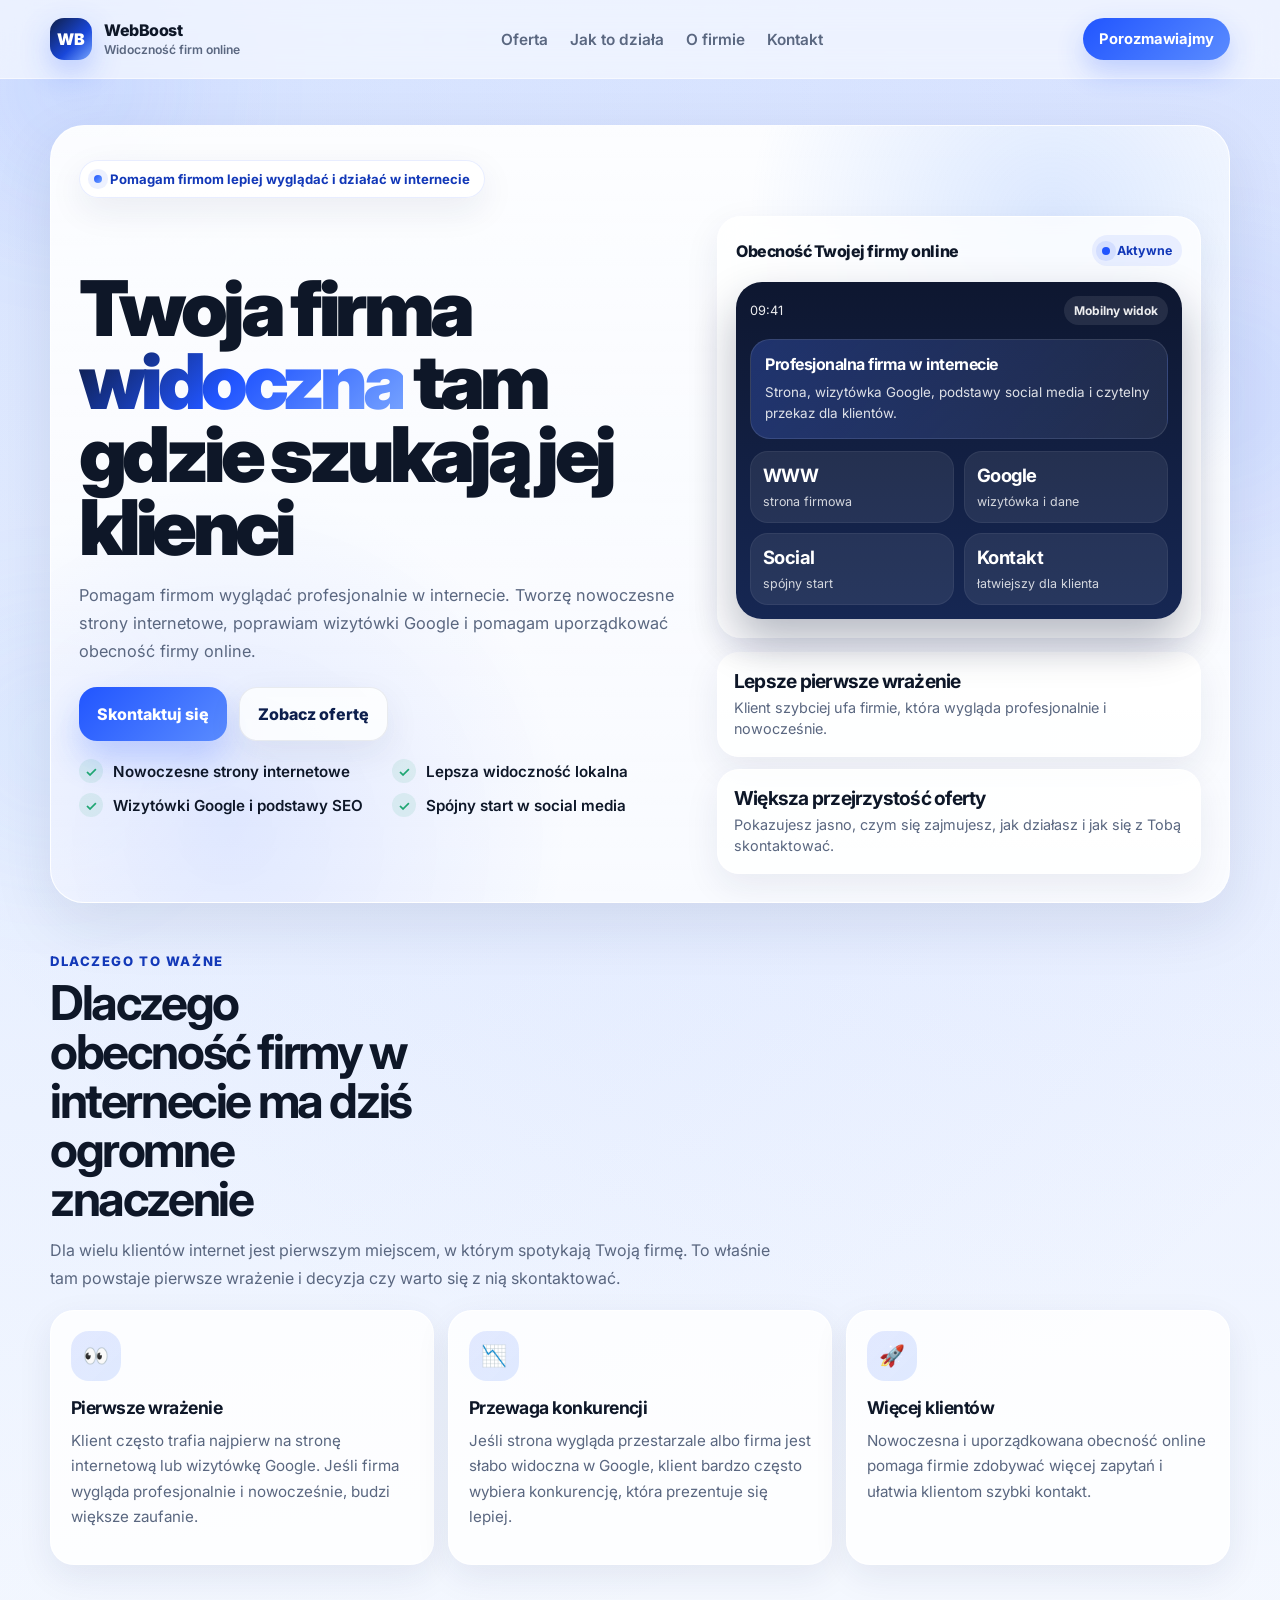
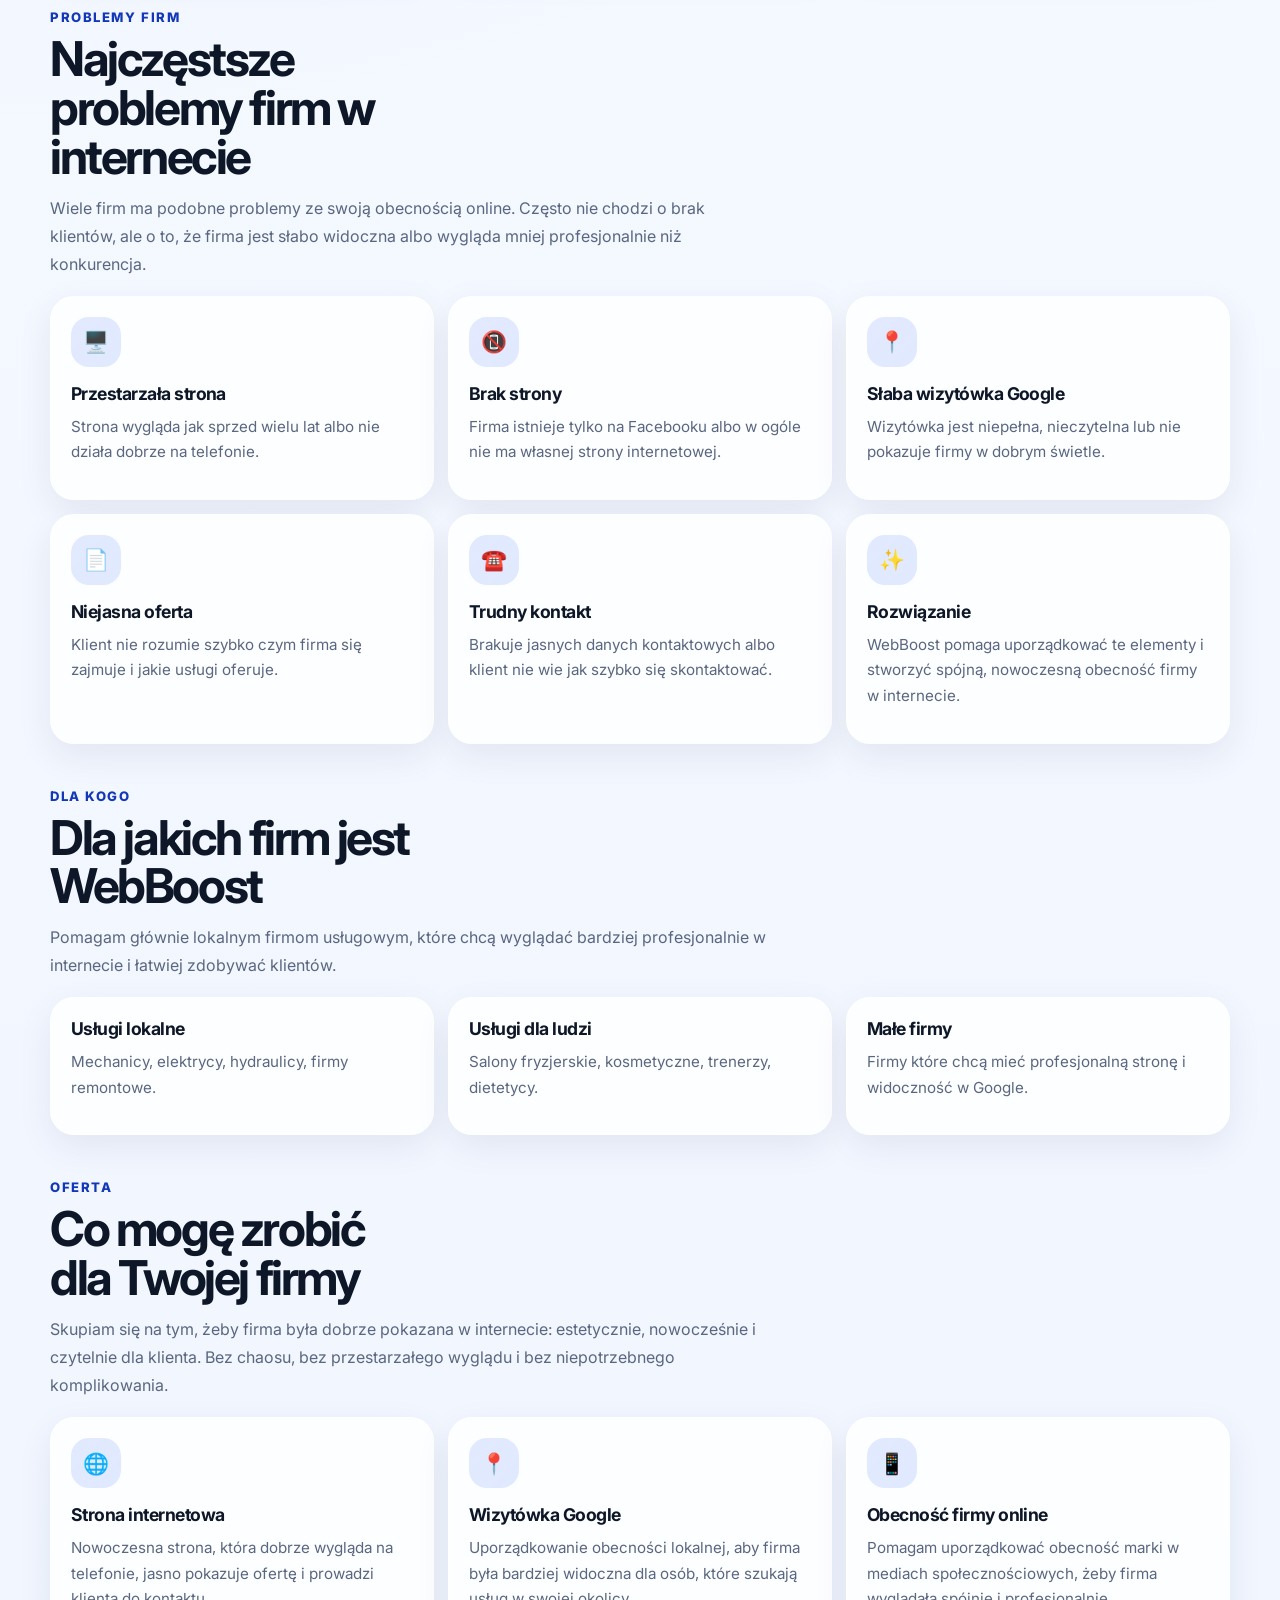
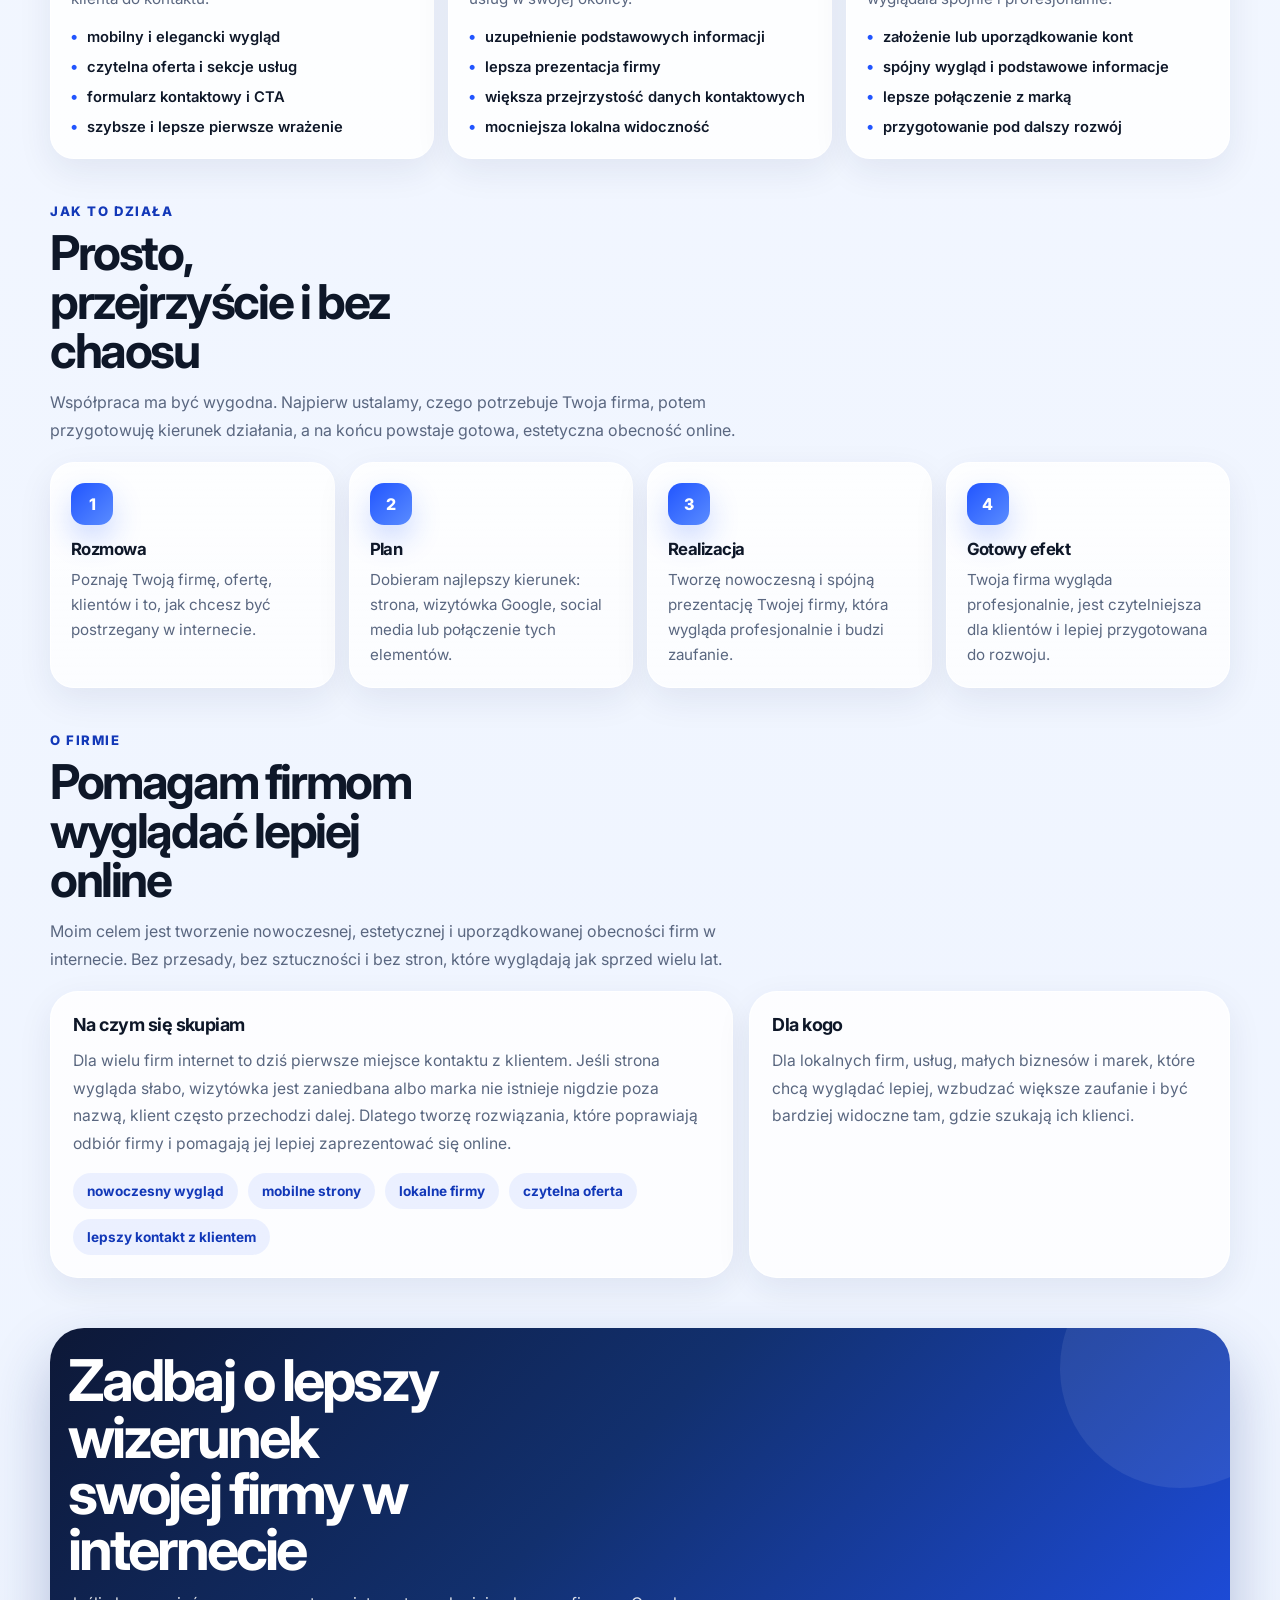
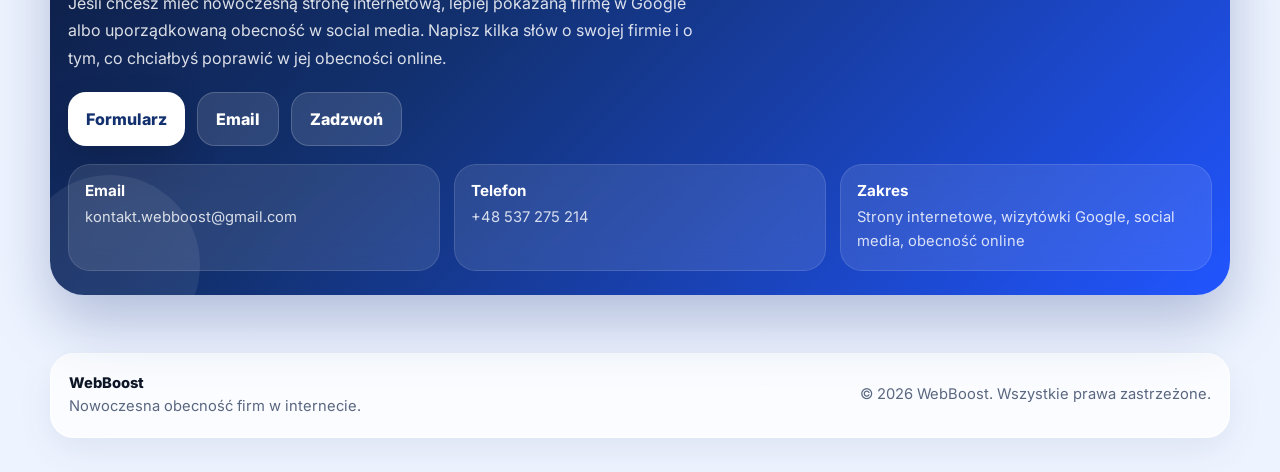
<file: index.html>
<!DOCTYPE html>
<html lang="pl">
<head>

  <meta charset="UTF-8" />
  <meta name="viewport" content="width=device-width, initial-scale=1.0" />
  <title>WebBoost — Widoczność Twojej firmy w internecie</title>
  <meta
    name="description"
    content="Pomagam firmom zwiększać widoczność w internecie poprzez nowoczesne strony internetowe, wizytówki Google i obecność w social media."
  />
  <link rel="preconnect" href="https://fonts.googleapis.com" />
  <link rel="preconnect" href="https://fonts.gstatic.com" crossorigin />
  <link
    href="https://fonts.googleapis.com/css2?family=Inter:wght@400;500;600;700;800;900&display=swap"
    rel="stylesheet"
  />
<meta property="og:title" content="WebBoost – widoczność firm w internecie">
<meta property="og:description" content="Strony internetowe, wizytówki Google i obecność firm online.">
<meta property="og:type" content="website">
<meta property="og:image" content="preview.jpg">
	<link rel="icon" type="image/png" href="favicon.png">
  <style>
    :root {
      --bg: #f5f8ff;
      --bg-soft: #edf3ff;
      --surface: rgba(255, 255, 255, 0.86);
      --surface-strong: #ffffff;
      --text: #0e1728;
      --text-soft: #5a6780;
      --line: rgba(16, 24, 40, 0.08);
      --primary: #2155ff;
      --primary-2: #5a8cff;
      --primary-dark: #1238b8;
      --accent: #0d1f4d;
      --success: #1ea672;
      --shadow: 0 20px 60px rgba(22, 38, 90, 0.10);
      --shadow-soft: 0 12px 35px rgba(22, 38, 90, 0.08);
      --radius-xl: 30px;
      --radius-lg: 24px;
      --radius-md: 18px;
      --radius-sm: 14px;
      --container: 1180px;
      --transition: 0.3s ease;
    }

    * {
      box-sizing: border-box;
      margin: 0;
      padding: 0;
    }

    html {
      scroll-behavior: smooth;
    }

    body {
      font-family: "Inter", sans-serif;
      background:
        radial-gradient(circle at top left, rgba(90, 140, 255, 0.18), transparent 32%),
        radial-gradient(circle at top right, rgba(33, 85, 255, 0.12), transparent 30%),
        linear-gradient(180deg, #f8fbff 0%, #f3f7ff 42%, #eef4ff 100%);
      color: var(--text);
      min-height: 100vh;
      overflow-x: hidden;
    }

    a {
      text-decoration: none;
      color: inherit;
    }

    img {
      max-width: 100%;
      display: block;
    }

    .container {
      width: min(100% - 28px, var(--container));
      margin: 0 auto;
    }

    .blur-orb {
      position: fixed;
      border-radius: 999px;
      filter: blur(70px);
      z-index: -1;
      opacity: 0.5;
      pointer-events: none;
    }

    .orb-1 {
      width: 230px;
      height: 230px;
      background: rgba(80, 125, 255, 0.22);
      top: -30px;
      left: -40px;
    }

    .orb-2 {
      width: 280px;
      height: 280px;
      background: rgba(23, 77, 255, 0.14);
      top: 260px;
      right: -80px;
    }

    .orb-3 {
      width: 220px;
      height: 220px;
      background: rgba(108, 173, 255, 0.16);
      bottom: 50px;
      left: -60px;
    }

    .site-header {
      position: sticky;
      top: 0;
      z-index: 1000;
      backdrop-filter: blur(14px);
      background: rgba(245, 248, 255, 0.72);
      border-bottom: 1px solid rgba(255, 255, 255, 0.55);
    }

    .nav {
      display: flex;
      align-items: center;
      justify-content: space-between;
      gap: 16px;
      min-height: 78px;
    }

    .brand {
      display: flex;
      align-items: center;
      gap: 12px;
      font-weight: 800;
      font-size: 1rem;
      letter-spacing: -0.03em;
    }

    .brand-mark {
      width: 42px;
      height: 42px;
      border-radius: 14px;
      background:
        linear-gradient(135deg, #0f1f49 0%, #1947da 60%, #79a7ff 100%);
      display: grid;
      place-items: center;
      color: white;
      font-weight: 900;
      box-shadow: 0 12px 30px rgba(33, 85, 255, 0.25);
      flex-shrink: 0;
    }

    .brand-text span {
      display: block;
      line-height: 1;
    }

    .brand-text small {
      display: block;
      color: var(--text-soft);
      font-size: 0.76rem;
      font-weight: 600;
      margin-top: 4px;
      letter-spacing: 0;
    }

    .nav-links {
      display: none;
      align-items: center;
      gap: 22px;
      color: var(--text-soft);
      font-weight: 600;
      font-size: 0.96rem;
    }

    .nav-links a {
      transition: var(--transition);
    }

    .nav-links a:hover {
      color: var(--text);
    }

    .nav-cta {
      display: inline-flex;
      align-items: center;
      justify-content: center;
      padding: 12px 16px;
      border-radius: 999px;
      background: linear-gradient(135deg, var(--primary), var(--primary-2));
      color: white;
      font-weight: 700;
      font-size: 0.92rem;
      box-shadow: 0 12px 28px rgba(33, 85, 255, 0.24);
      transition: transform var(--transition), box-shadow var(--transition);
    }

    .nav-cta:hover {
      transform: translateY(-2px);
      box-shadow: 0 18px 36px rgba(33, 85, 255, 0.30);
    }

    .hero {
      padding: 34px 0 22px;
    }

    .hero-card {
      position: relative;
      overflow: hidden;
      background: linear-gradient(180deg, rgba(255,255,255,0.92), rgba(255,255,255,0.78));
      border: 1px solid rgba(255,255,255,0.7);
      border-radius: 34px;
      box-shadow: var(--shadow);
      padding: 26px 18px 22px;
      isolation: isolate;
    }

    .hero-card::before {
      content: "";
      position: absolute;
      inset: 0;
      background:
        radial-gradient(circle at 85% 12%, rgba(114, 166, 255, 0.24), transparent 25%),
        radial-gradient(circle at 15% 90%, rgba(33, 85, 255, 0.12), transparent 28%);
      z-index: -1;
    }

    .eyebrow {
      width: fit-content;
      display: inline-flex;
      align-items: center;
      gap: 8px;
      padding: 10px 14px;
      border-radius: 999px;
      background: rgba(255, 255, 255, 0.88);
      color: var(--primary-dark);
      border: 1px solid rgba(33, 85, 255, 0.10);
      font-weight: 700;
      font-size: 0.82rem;
      box-shadow: var(--shadow-soft);
      margin-bottom: 18px;
    }

    .eyebrow-dot {
      width: 8px;
      height: 8px;
      border-radius: 999px;
      background: linear-gradient(135deg, #2155ff, #6ea0ff);
      box-shadow: 0 0 0 6px rgba(33, 85, 255, 0.08);
    }

    .hero-grid {
      display: grid;
      gap: 22px;
    }

    .hero-copy h1 {
      font-size: clamp(2.1rem, 7vw, 4.8rem);
      line-height: 0.95;
      letter-spacing: -0.06em;
      font-weight: 900;
      margin-bottom: 16px;
      max-width: 12ch;
    }

    .hero-copy h1 .highlight {
      background: linear-gradient(135deg, #0c1735 0%, #2155ff 48%, #7ca8ff 100%);
      -webkit-background-clip: text;
      background-clip: text;
      color: transparent;
    }

    .hero-copy p {
      color: var(--text-soft);
      font-size: 1.02rem;
      line-height: 1.72;
      max-width: 620px;
      margin-bottom: 22px;
    }

    .hero-actions {
      display: flex;
      flex-direction: column;
      gap: 12px;
      margin-bottom: 18px;
    }

    .btn {
      border: none;
      cursor: pointer;
      font-family: inherit;
      transition: transform var(--transition), box-shadow var(--transition), background var(--transition);
    }

    .btn-primary {
      display: inline-flex;
      justify-content: center;
      align-items: center;
      gap: 10px;
      padding: 16px 18px;
      border-radius: 18px;
      background: linear-gradient(135deg, var(--primary), var(--primary-2));
      color: white;
      font-weight: 800;
      box-shadow: 0 18px 34px rgba(33, 85, 255, 0.24);
    }

    .btn-primary:hover {
      transform: translateY(-2px);
      box-shadow: 0 24px 40px rgba(33, 85, 255, 0.30);
    }

    .btn-secondary {
      display: inline-flex;
      justify-content: center;
      align-items: center;
      gap: 10px;
      padding: 16px 18px;
      border-radius: 18px;
      background: rgba(255, 255, 255, 0.78);
      color: var(--accent);
      font-weight: 800;
      border: 1px solid rgba(20, 30, 60, 0.08);
      box-shadow: var(--shadow-soft);
    }

    .btn-secondary:hover {
      transform: translateY(-2px);
    }

    .hero-points {
      display: grid;
      grid-template-columns: 1fr;
      gap: 10px;
      margin-top: 8px;
    }

    .hero-point {
      display: flex;
      align-items: center;
      gap: 10px;
      color: var(--text);
      font-weight: 600;
      font-size: 0.95rem;
    }

    .hero-point i {
      width: 24px;
      height: 24px;
      border-radius: 999px;
      display: inline-grid;
      place-items: center;
      font-style: normal;
      background: rgba(30, 166, 114, 0.10);
      color: var(--success);
      font-size: 0.88rem;
      flex-shrink: 0;
    }

    .hero-visual {
      display: grid;
      gap: 14px;
    }

    .glass-card {
      background: rgba(255, 255, 255, 0.78);
      border: 1px solid rgba(255, 255, 255, 0.9);
      border-radius: 24px;
      box-shadow: var(--shadow-soft);
      backdrop-filter: blur(16px);
    }

    .dashboard-card {
      padding: 18px;
    }

    .dashboard-top {
      display: flex;
      align-items: center;
      justify-content: space-between;
      gap: 12px;
      margin-bottom: 16px;
    }

    .dashboard-title {
      font-weight: 800;
      font-size: 1rem;
      letter-spacing: -0.03em;
    }

    .live-badge {
      display: inline-flex;
      align-items: center;
      gap: 7px;
      font-size: 0.78rem;
      color: var(--primary-dark);
      font-weight: 700;
      padding: 8px 10px;
      border-radius: 999px;
      background: rgba(33, 85, 255, 0.08);
    }

    .live-badge::before {
      content: "";
      width: 8px;
      height: 8px;
      border-radius: 999px;
      background: #2155ff;
      box-shadow: 0 0 0 6px rgba(33, 85, 255, 0.10);
    }

    .phone-ui {
      border-radius: 26px;
      padding: 14px;
      background:
        linear-gradient(180deg, #0e1730 0%, #162753 100%);
      color: white;
      box-shadow: 0 22px 45px rgba(15, 24, 56, 0.30);
      overflow: hidden;
    }

    .phone-top {
      display: flex;
      justify-content: space-between;
      align-items: center;
      margin-bottom: 14px;
      font-size: 0.8rem;
      opacity: 0.92;
    }

    .mini-pill {
      display: inline-flex;
      align-items: center;
      padding: 7px 10px;
      border-radius: 999px;
      background: rgba(255,255,255,0.10);
      font-weight: 700;
      font-size: 0.75rem;
    }

    .phone-hero {
      padding: 14px;
      border-radius: 20px;
      background: linear-gradient(135deg, rgba(74, 118, 255, 0.28), rgba(255,255,255,0.07));
      border: 1px solid rgba(255,255,255,0.10);
      margin-bottom: 12px;
    }

    .phone-hero h3 {
      font-size: 1rem;
      line-height: 1.25;
      margin-bottom: 8px;
      letter-spacing: -0.03em;
    }

    .phone-hero p {
      font-size: 0.84rem;
      line-height: 1.55;
      opacity: 0.85;
    }

    .metric-grid {
      display: grid;
      grid-template-columns: repeat(2, 1fr);
      gap: 10px;
    }

    .metric {
      padding: 12px;
      border-radius: 18px;
      background: rgba(255,255,255,0.08);
      border: 1px solid rgba(255,255,255,0.06);
    }

    .metric strong {
      display: block;
      font-size: 1.15rem;
      margin-bottom: 4px;
      letter-spacing: -0.03em;
    }

    .metric span {
      font-size: 0.78rem;
      opacity: 0.8;
    }

    .floating-stats {
      display: grid;
      gap: 12px;
    }

    .floating-stat {
      padding: 16px;
      border-radius: 22px;
      background: rgba(255,255,255,0.84);
      border: 1px solid rgba(255,255,255,0.92);
      box-shadow: var(--shadow-soft);
    }

    .floating-stat strong {
      display: block;
      font-size: 1.2rem;
      margin-bottom: 4px;
      letter-spacing: -0.04em;
    }

    .floating-stat span {
      color: var(--text-soft);
      font-size: 0.9rem;
      line-height: 1.5;
    }

    .section {
      padding: 22px 0;
    }

    .section-header {
      margin-bottom: 18px;
    }

    .section-label {
      color: var(--primary-dark);
      font-size: 0.82rem;
      font-weight: 800;
      text-transform: uppercase;
      letter-spacing: 0.12em;
      margin-bottom: 10px;
    }

    .section-header h2 {
      font-size: clamp(1.75rem, 5vw, 3rem);
      line-height: 1.02;
      letter-spacing: -0.05em;
      margin-bottom: 12px;
      max-width: 12ch;
    }

    .section-header p {
      max-width: 720px;
      color: var(--text-soft);
      line-height: 1.75;
      font-size: 1rem;
    }

    .services-grid {
      display: grid;
      gap: 14px;
    }

    .service-card {
      position: relative;
      overflow: hidden;
      padding: 20px;
      border-radius: 24px;
      background: rgba(255, 255, 255, 0.82);
      border: 1px solid rgba(255,255,255,0.92);
      box-shadow: var(--shadow-soft);
      transition: transform var(--transition), box-shadow var(--transition);
    }

    .service-card:hover {
      transform: translateY(-4px);
      box-shadow: 0 20px 40px rgba(22, 38, 90, 0.12);
    }

    .service-icon {
      width: 50px;
      height: 50px;
      border-radius: 18px;
      display: grid;
      place-items: center;
      font-size: 1.3rem;
      margin-bottom: 16px;
      background: linear-gradient(135deg, rgba(33,85,255,0.12), rgba(90,140,255,0.18));
      color: var(--primary-dark);
    }

    .service-card h3 {
      font-size: 1.1rem;
      margin-bottom: 10px;
      letter-spacing: -0.03em;
    }

    .service-card p {
      color: var(--text-soft);
      line-height: 1.68;
      font-size: 0.95rem;
      margin-bottom: 14px;
    }

    .service-card ul {
      list-style: none;
      display: grid;
      gap: 8px;
    }

    .service-card li {
      display: flex;
      align-items: flex-start;
      gap: 10px;
      color: var(--text);
      font-size: 0.92rem;
      line-height: 1.5;
      font-weight: 600;
    }

    .service-card li::before {
      content: "•";
      color: var(--primary);
      font-weight: 900;
      font-size: 1rem;
      line-height: 1.2;
      margin-top: 1px;
    }

    .process-grid {
      display: grid;
      gap: 14px;
    }

    .process-card {
      padding: 20px;
      border-radius: 24px;
      background: linear-gradient(180deg, rgba(255,255,255,0.86), rgba(255,255,255,0.75));
      border: 1px solid rgba(255,255,255,0.92);
      box-shadow: var(--shadow-soft);
    }

    .step-no {
      width: 42px;
      height: 42px;
      border-radius: 14px;
      background: linear-gradient(135deg, var(--primary), var(--primary-2));
      color: white;
      display: grid;
      place-items: center;
      font-weight: 800;
      margin-bottom: 14px;
      box-shadow: 0 14px 30px rgba(33, 85, 255, 0.22);
    }

    .process-card h3 {
      font-size: 1.05rem;
      margin-bottom: 8px;
      letter-spacing: -0.03em;
    }

    .process-card p {
      color: var(--text-soft);
      line-height: 1.65;
      font-size: 0.95rem;
    }

    .about-wrap {
      display: grid;
      gap: 16px;
    }

    .about-main,
    .about-side {
      padding: 22px;
      border-radius: 28px;
      background: rgba(255,255,255,0.82);
      border: 1px solid rgba(255,255,255,0.92);
      box-shadow: var(--shadow-soft);
    }

    .about-main h3,
    .about-side h3 {
      font-size: 1.12rem;
      margin-bottom: 12px;
      letter-spacing: -0.03em;
    }

    .about-main p,
    .about-side p {
      color: var(--text-soft);
      line-height: 1.75;
      font-size: 0.98rem;
    }

    .about-tags {
      display: flex;
      flex-wrap: wrap;
      gap: 10px;
      margin-top: 16px;
    }

    .tag {
      padding: 10px 14px;
      border-radius: 999px;
      background: rgba(33, 85, 255, 0.08);
      color: var(--primary-dark);
      font-weight: 700;
      font-size: 0.85rem;
    }

    .cta-section {
      padding: 28px 0 40px;
    }

    .cta-card {
      position: relative;
      overflow: hidden;
      padding: 24px 18px;
      border-radius: 34px;
      background:
        linear-gradient(135deg, #0d1837 0%, #12306e 40%, #2155ff 100%);
      color: white;
      box-shadow: 0 28px 60px rgba(20, 46, 122, 0.28);
    }

    .cta-card::before,
    .cta-card::after {
      content: "";
      position: absolute;
      border-radius: 999px;
      background: rgba(255,255,255,0.08);
      pointer-events: none;
    }

    .cta-card::before {
      width: 240px;
      height: 240px;
      top: -80px;
      right: -70px;
    }

    .cta-card::after {
      width: 180px;
      height: 180px;
      bottom: -60px;
      left: -30px;
    }

    .cta-card h2 {
      font-size: clamp(1.9rem, 6vw, 3.6rem);
      line-height: 0.98;
      letter-spacing: -0.05em;
      margin-bottom: 12px;
      max-width: 10ch;
    }

    .cta-card p {
      max-width: 650px;
      color: rgba(255,255,255,0.85);
      line-height: 1.72;
      font-size: 1rem;
      margin-bottom: 20px;
    }

    .cta-actions {
      display: flex;
      flex-direction: column;
      gap: 12px;
    }

    .cta-actions .btn-primary {
      background: white;
      color: #12306e;
      box-shadow: 0 16px 36px rgba(0,0,0,0.16);
    }

    .cta-actions .btn-secondary {
      background: rgba(255,255,255,0.12);
      color: white;
      border: 1px solid rgba(255,255,255,0.18);
      box-shadow: none;
    }

    .contact-grid {
      display: grid;
      gap: 14px;
      margin-top: 18px;
    }

    .contact-card {
      padding: 16px;
      border-radius: 22px;
      background: rgba(255,255,255,0.10);
      border: 1px solid rgba(255,255,255,0.12);
      backdrop-filter: blur(12px);
    }

    .contact-card strong {
      display: block;
      margin-bottom: 6px;
      font-size: 0.95rem;
    }

    .contact-card span {
      color: rgba(255,255,255,0.82);
      line-height: 1.6;
      font-size: 0.92rem;
    }

    .site-footer {
      padding: 18px 0 34px;
    }

    .footer-box {
      display: flex;
      flex-direction: column;
      gap: 12px;
      padding: 18px;
      border-radius: 24px;
      background: rgba(255,255,255,0.75);
      border: 1px solid rgba(255,255,255,0.88);
      box-shadow: var(--shadow-soft);
      color: var(--text-soft);
      font-size: 0.92rem;
      line-height: 1.6;
    }

    .footer-brand {
      font-weight: 800;
      color: var(--text);
    }

    .reveal {
      opacity: 0;
      transform: translateY(22px);
      transition: opacity 0.7s ease, transform 0.7s ease;
    }

    .reveal.show {
      opacity: 1;
      transform: translateY(0);
    }

    @media (min-width: 700px) {
      .hero-card {
        padding: 34px 28px 28px;
      }

      .hero-actions,
      .cta-actions {
        flex-direction: row;
        flex-wrap: wrap;
      }

      .services-grid,
      .process-grid,
      .contact-grid {
        grid-template-columns: repeat(2, 1fr);
      }

      .about-wrap {
        grid-template-columns: 1.35fr 0.95fr;
      }

      .footer-box {
        flex-direction: row;
        justify-content: space-between;
        align-items: center;
      }
    }

    @media (min-width: 980px) {
      .nav-links {
        display: flex;
      }

      .hero {
        padding: 46px 0 28px;
      }

      .hero-grid {
        grid-template-columns: 1.12fr 0.88fr;
        align-items: center;
      }

      .services-grid {
        grid-template-columns: repeat(3, 1fr);
      }

      .process-grid {
        grid-template-columns: repeat(4, 1fr);
      }

      .contact-grid {
        grid-template-columns: repeat(3, 1fr);
      }

      .hero-points {
        grid-template-columns: repeat(2, 1fr);
      }
    }

    @media (max-width: 420px) {
      .hero-copy h1 {
        font-size: 1.95rem;
      }

      .section-header h2,
      .cta-card h2 {
        max-width: none;
      }
    }
  </style>
</head>
<body>
  <div class="blur-orb orb-1"></div>
  <div class="blur-orb orb-2"></div>
  <div class="blur-orb orb-3"></div>

  <header class="site-header">
    <div class="container nav">
      <a href="#start" class="brand">
        <div class="brand-mark">WB</div>
        <div class="brand-text">
          <span>WebBoost</span>
          <small>Widoczność firm online</small>
        </div>
      </a>

      <nav class="nav-links">
        <a href="#oferta">Oferta</a>
        <a href="#jak-to-dziala">Jak to działa</a>
        <a href="#o-mnie">O firmie</a>
        <a href="#kontakt">Kontakt</a>
      </nav>

      <a href="#kontakt" class="nav-cta">Porozmawiajmy</a>
    </div>
  </header>

  <main id="start">
    <section class="hero">
      <div class="container">
        <div class="hero-card reveal">
          <div class="eyebrow">
            <span class="eyebrow-dot"></span>
            Pomagam firmom lepiej wyglądać i działać w internecie
          </div>

          <div class="hero-grid">
            <div class="hero-copy">
              <h1>
                Twoja firma
                <span class="highlight">widoczna</span>
                tam gdzie szukają jej klienci
              </h1>

              <p>
               Pomagam firmom wyglądać profesjonalnie w internecie.
		Tworzę nowoczesne strony internetowe, poprawiam wizytówki Google
		i pomagam uporządkować obecność firmy online.
              </p>

              <div class="hero-actions">
                <a href="#kontakt" class="btn btn-primary">Skontaktuj się</a>
                <a href="#oferta" class="btn btn-secondary">Zobacz ofertę</a>
              </div>

              <div class="hero-points">
                <div class="hero-point"><i>✓</i><span>Nowoczesne strony internetowe</span></div>
                <div class="hero-point"><i>✓</i><span>Lepsza widoczność lokalna</span></div>
                <div class="hero-point"><i>✓</i><span>Wizytówki Google i podstawy SEO</span></div>
                <div class="hero-point"><i>✓</i><span>Spójny start w social media</span></div>
              </div>
            </div>

            <div class="hero-visual">
              <div class="dashboard-card glass-card">
                <div class="dashboard-top">
                  <div class="dashboard-title">Obecność Twojej firmy online</div>
                  <div class="live-badge">Aktywne</div>
                </div>

                <div class="phone-ui">
                  <div class="phone-top">
                    <span>09:41</span>
                    <span class="mini-pill">Mobilny widok</span>
                  </div>

                  <div class="phone-hero">
                    <h3>Profesjonalna firma w internecie</h3>
                    <p>
                      Strona, wizytówka Google, podstawy social media i czytelny przekaz dla klientów.
                    </p>
                  </div>

                  <div class="metric-grid">
                    <div class="metric">
                      <strong>WWW</strong>
                      <span>strona firmowa</span>
                    </div>
                    <div class="metric">
                      <strong>Google</strong>
                      <span>wizytówka i dane</span>
                    </div>
                    <div class="metric">
                      <strong>Social</strong>
                      <span>spójny start</span>
                    </div>
                    <div class="metric">
                      <strong>Kontakt</strong>
                      <span>łatwiejszy dla klienta</span>
                    </div>
                  </div>
                </div>
              </div>

              <div class="floating-stats">
                <div class="floating-stat">
                  <strong>Lepsze pierwsze wrażenie</strong>
                  <span>Klient szybciej ufa firmie, która wygląda profesjonalnie i nowocześnie.</span>
                </div>
                <div class="floating-stat">
                  <strong>Większa przejrzystość oferty</strong>
                  <span>Pokazujesz jasno, czym się zajmujesz, jak działasz i jak się z Tobą skontaktować.</span>
                </div>
              </div>
            </div>
          </div>
        </div>
      </div>
    </section>
<section class="section">
  <div class="container">

    <div class="section-header reveal">
      <div class="section-label">Dlaczego to ważne</div>
      <h2>Dlaczego obecność firmy w internecie ma dziś ogromne znaczenie</h2>
      <p>
        Dla wielu klientów internet jest pierwszym miejscem,
        w którym spotykają Twoją firmę. To właśnie tam powstaje
        pierwsze wrażenie i decyzja czy warto się z nią skontaktować.
      </p>
    </div>

    <div class="services-grid">

      <article class="service-card reveal">
        <div class="service-icon">👀</div>
        <h3>Pierwsze wrażenie</h3>
        <p>
          Klient często trafia najpierw na stronę internetową lub wizytówkę Google.
          Jeśli firma wygląda profesjonalnie i nowocześnie, budzi większe zaufanie.
        </p>
      </article>

      <article class="service-card reveal">
        <div class="service-icon">📉</div>
        <h3>Przewaga konkurencji</h3>
        <p>
          Jeśli strona wygląda przestarzale albo firma jest słabo widoczna w Google,
          klient bardzo często wybiera konkurencję, która prezentuje się lepiej.
        </p>
      </article>

      <article class="service-card reveal">
        <div class="service-icon">🚀</div>
        <h3>Więcej klientów</h3>
        <p>
          Nowoczesna i uporządkowana obecność online pomaga firmie
          zdobywać więcej zapytań i ułatwia klientom szybki kontakt.
        </p>
      </article>

    </div>

  </div>
</section>
<section class="section">
  <div class="container">

    <div class="section-header reveal">
      <div class="section-label">Problemy firm</div>
      <h2>Najczęstsze problemy firm w internecie</h2>
      <p>
        Wiele firm ma podobne problemy ze swoją obecnością online.
        Często nie chodzi o brak klientów, ale o to, że firma jest
        słabo widoczna albo wygląda mniej profesjonalnie niż konkurencja.
      </p>
    </div>

    <div class="services-grid">

      <article class="service-card reveal">
        <div class="service-icon">🖥️</div>
        <h3>Przestarzała strona</h3>
        <p>
          Strona wygląda jak sprzed wielu lat albo nie działa dobrze na telefonie.
        </p>
      </article>

      <article class="service-card reveal">
        <div class="service-icon">📵</div>
        <h3>Brak strony</h3>
        <p>
          Firma istnieje tylko na Facebooku albo w ogóle nie ma własnej strony internetowej.
        </p>
      </article>

      <article class="service-card reveal">
        <div class="service-icon">📍</div>
        <h3>Słaba wizytówka Google</h3>
        <p>
          Wizytówka jest niepełna, nieczytelna lub nie pokazuje firmy w dobrym świetle.
        </p>
      </article>

      <article class="service-card reveal">
        <div class="service-icon">📄</div>
        <h3>Niejasna oferta</h3>
        <p>
          Klient nie rozumie szybko czym firma się zajmuje i jakie usługi oferuje.
        </p>
      </article>

      <article class="service-card reveal">
        <div class="service-icon">☎️</div>
        <h3>Trudny kontakt</h3>
        <p>
          Brakuje jasnych danych kontaktowych albo klient nie wie jak szybko się skontaktować.
        </p>
      </article>

      <article class="service-card reveal">
        <div class="service-icon">✨</div>
        <h3>Rozwiązanie</h3>
        <p>
          WebBoost pomaga uporządkować te elementy i stworzyć spójną,
          nowoczesną obecność firmy w internecie.
        </p>
      </article>

    </div>

  </div>
</section>
	<section class="section">
<div class="container">
<div class="section-header reveal">
<div class="section-label">Dla kogo</div>
<h2>Dla jakich firm jest WebBoost</h2>
<p>
Pomagam głównie lokalnym firmom usługowym, które chcą wyglądać
bardziej profesjonalnie w internecie i łatwiej zdobywać klientów.
</p>
</div>

<div class="services-grid">

<div class="service-card reveal">
<h3>Usługi lokalne</h3>
<p>Mechanicy, elektrycy, hydraulicy, firmy remontowe.</p>
</div>

<div class="service-card reveal">
<h3>Usługi dla ludzi</h3>
<p>Salony fryzjerskie, kosmetyczne, trenerzy, dietetycy.</p>
</div>

<div class="service-card reveal">
<h3>Małe firmy</h3>
<p>Firmy które chcą mieć profesjonalną stronę i widoczność w Google.</p>
</div>

</div>
</div>
</section>

    <section class="section" id="oferta">
      <div class="container">
        <div class="section-header reveal">
          <div class="section-label">Oferta</div>
          <h2>Co mogę zrobić dla Twojej firmy</h2>
          <p>
            Skupiam się na tym, żeby firma była dobrze pokazana w internecie:
            estetycznie, nowocześnie i czytelnie dla klienta. Bez chaosu, bez przestarzałego wyglądu
            i bez niepotrzebnego komplikowania.
          </p>
        </div>

        <div class="services-grid">
          <article class="service-card reveal">
            <div class="service-icon">🌐</div>
            <h3>Strona internetowa</h3>
            <p>
              Nowoczesna strona, która dobrze wygląda na telefonie, jasno pokazuje ofertę
              i prowadzi klienta do kontaktu.
            </p>
            <ul>
              <li>mobilny i elegancki wygląd</li>
              <li>czytelna oferta i sekcje usług</li>
              <li>formularz kontaktowy i CTA</li>
              <li>szybsze i lepsze pierwsze wrażenie</li>
            </ul>
          </article>

          <article class="service-card reveal">
            <div class="service-icon">📍</div>
            <h3>Wizytówka Google</h3>
            <p>
              Uporządkowanie obecności lokalnej, aby firma była bardziej widoczna dla osób,
              które szukają usług w swojej okolicy.
            </p>
            <ul>
              <li>uzupełnienie podstawowych informacji</li>
              <li>lepsza prezentacja firmy</li>
              <li>większa przejrzystość danych kontaktowych</li>
              <li>mocniejsza lokalna widoczność</li>
            </ul>
          </article>

          <article class="service-card reveal">
            <div class="service-icon">📱</div>
            <h3>Obecność firmy online</h3>
            <p>
              Pomagam uporządkować obecność marki w mediach społecznościowych,
              żeby firma wyglądała spójnie i profesjonalnie.
            </p>
            <ul>
              <li>założenie lub uporządkowanie kont</li>
              <li>spójny wygląd i podstawowe informacje</li>
              <li>lepsze połączenie z marką</li>
              <li>przygotowanie pod dalszy rozwój</li>
            </ul>
          </article>
        </div>
      </div>
    </section>

    <section class="section" id="jak-to-dziala">
      <div class="container">
        <div class="section-header reveal">
          <div class="section-label">Jak to działa</div>
          <h2>Prosto, przejrzyście i bez chaosu</h2>
          <p>
            Współpraca ma być wygodna. Najpierw ustalamy, czego potrzebuje Twoja firma,
            potem przygotowuję kierunek działania, a na końcu powstaje gotowa, estetyczna obecność online.
          </p>
        </div>

        <div class="process-grid">
          <article class="process-card reveal">
            <div class="step-no">1</div>
            <h3>Rozmowa</h3>
            <p>
              Poznaję Twoją firmę, ofertę, klientów i to, jak chcesz być postrzegany w internecie.
            </p>
          </article>

          <article class="process-card reveal">
            <div class="step-no">2</div>
            <h3>Plan</h3>
            <p>
              Dobieram najlepszy kierunek: strona, wizytówka Google, social media lub połączenie tych elementów.
            </p>
          </article>

          <article class="process-card reveal">
            <div class="step-no">3</div>
            <h3>Realizacja</h3>
            <p>
             Tworzę nowoczesną i spójną prezentację Twojej firmy,
		która wygląda profesjonalnie i budzi zaufanie.
            </p>
          </article>

          <article class="process-card reveal">
            <div class="step-no">4</div>
            <h3>Gotowy efekt</h3>
            <p>
              Twoja firma wygląda profesjonalnie, jest czytelniejsza dla klientów i lepiej przygotowana do rozwoju.
            </p>
          </article>
        </div>
      </div>
    </section>

    <section class="section" id="o-mnie">
      <div class="container">
        <div class="section-header reveal">
          <div class="section-label">O firmie</div>
          <h2>Pomagam firmom wyglądać lepiej online</h2>
          <p>
            Moim celem jest tworzenie nowoczesnej, estetycznej i uporządkowanej obecności firm w internecie.
            Bez przesady, bez sztuczności i bez stron, które wyglądają jak sprzed wielu lat.
          </p>
        </div>

        <div class="about-wrap">
          <div class="about-main reveal">
            <h3>Na czym się skupiam</h3>
            <p>
              Dla wielu firm internet to dziś pierwsze miejsce kontaktu z klientem.
              Jeśli strona wygląda słabo, wizytówka jest zaniedbana albo marka nie istnieje nigdzie poza nazwą,
              klient często przechodzi dalej. Dlatego tworzę rozwiązania, które poprawiają odbiór firmy
              i pomagają jej lepiej zaprezentować się online.
            </p>

            <div class="about-tags">
              <span class="tag">nowoczesny wygląd</span>
              <span class="tag">mobilne strony</span>
              <span class="tag">lokalne firmy</span>
              <span class="tag">czytelna oferta</span>
              <span class="tag">lepszy kontakt z klientem</span>
            </div>
          </div>

          <div class="about-side reveal">
            <h3>Dla kogo</h3>
            <p>
              Dla lokalnych firm, usług, małych biznesów i marek, które chcą wyglądać lepiej,
              wzbudzać większe zaufanie i być bardziej widoczne tam, gdzie szukają ich klienci.
            </p>
          </div>
        </div>
      </div>
    </section>

    <section class="cta-section" id="kontakt">
      <div class="container">
        <div class="cta-card reveal">
          <h2>Zadbaj o lepszy wizerunek swojej firmy w internecie</h2>
          <p>
            Jeśli chcesz mieć nowoczesną stronę internetową, lepiej pokazaną firmę w Google
            albo uporządkowaną obecność w social media. Napisz kilka słów o swojej firmie i o tym,
	co chciałbyś poprawić w jej obecności online.
          </p>

        <div class="cta-actions">
  <a href="kontakt.html" class="btn btn-primary">Formularz</a>
  <a href="mailto:kontakt.webboost@gmail.com" class="btn btn-secondary">Email</a>
  <a href="tel:+48537275214" class="btn btn-secondary">Zadzwoń</a>
</div>

          <div class="contact-grid">
            <div class="contact-card">
              <strong>Email</strong>
              <span>kontakt.webboost@gmail.com</span>
            </div>

            <div class="contact-card">
              <strong>Telefon</strong>
              <span>+48 537 275 214</span>
            </div>

            <div class="contact-card">
              <strong>Zakres</strong>
              <span>Strony internetowe, wizytówki Google, social media, obecność online</span>
            </div>
          </div>
        </div>
      </div>
    </section>
  </main>

  <footer class="site-footer">
    <div class="container">
      <div class="footer-box">
        <div>
          <div class="footer-brand">WebBoost</div>
          <div>Nowoczesna obecność firm w internecie.</div>
        </div>
        <div>
          © 2026 WebBoost. Wszystkie prawa zastrzeżone.
        </div>
      </div>
    </div>
  </footer>

  <script>
    const reveals = document.querySelectorAll(".reveal");

    const observer = new IntersectionObserver((entries) => {
      entries.forEach(entry => {
        if (entry.isIntersecting) {
          entry.target.classList.add("show");
        }
      });
    }, {
      threshold: 0.12
    });

    reveals.forEach(el => observer.observe(el));
  </script>
</body>
</html>
</file>
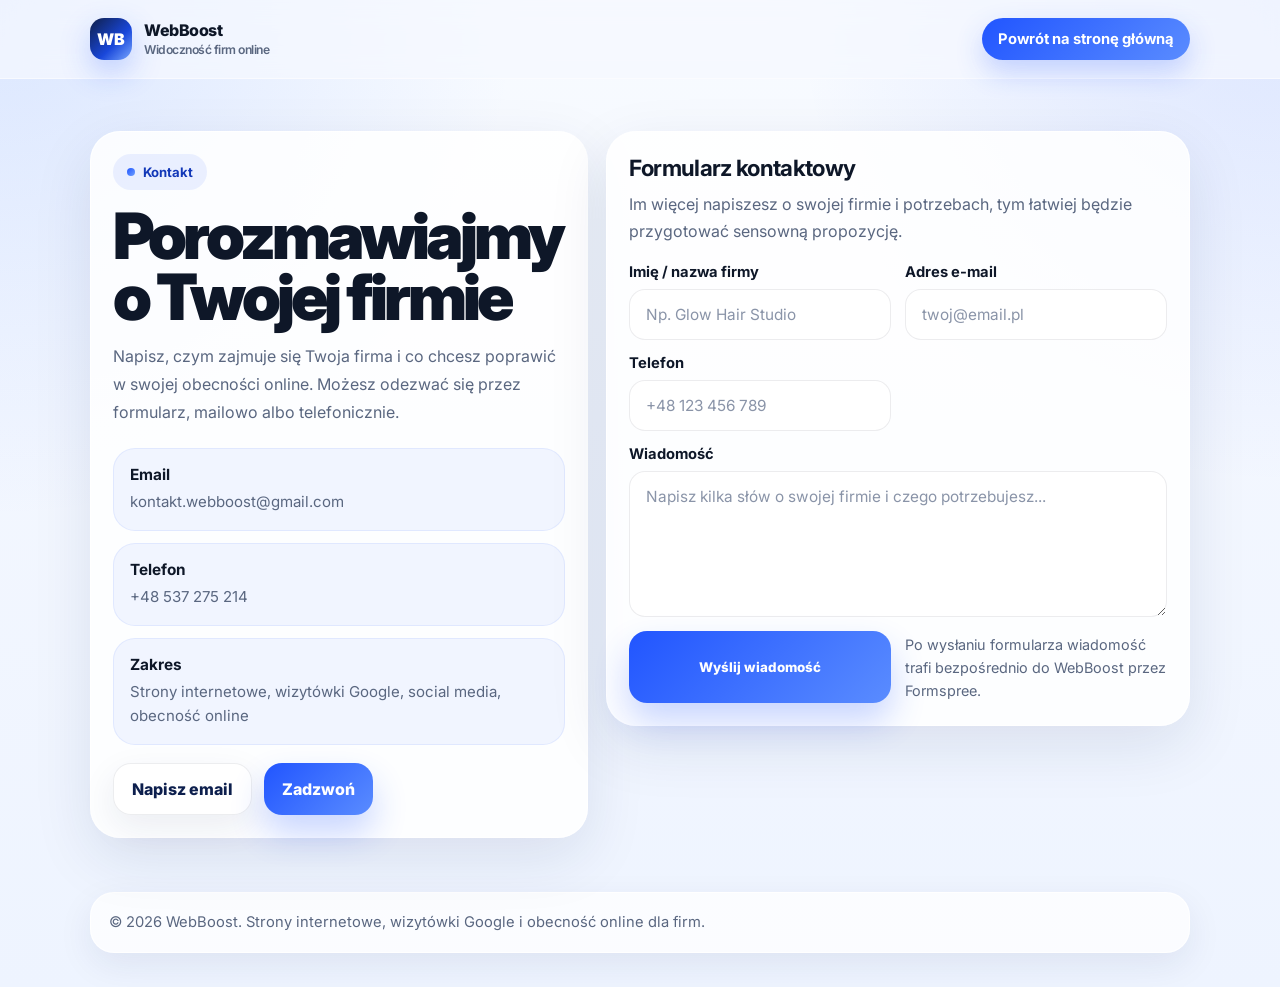
<file: kontakt.html>
<!DOCTYPE html>
<html lang="pl">
<head>
  <meta charset="UTF-8" />
  <meta name="viewport" content="width=device-width, initial-scale=1.0" />
  <title>Kontakt — WebBoost</title>
  <meta
    name="description"
    content="Skontaktuj się z WebBoost w sprawie strony internetowej, wizytówki Google lub obecności firmy w internecie."
  />
  <link rel="preconnect" href="https://fonts.googleapis.com" />
  <link rel="preconnect" href="https://fonts.gstatic.com" crossorigin />
  <link
    href="https://fonts.googleapis.com/css2?family=Inter:wght@400;500;600;700;800;900&display=swap"
    rel="stylesheet"
  />

  <style>
    :root {
      --bg: #f5f8ff;
      --bg-soft: #edf3ff;
      --surface: rgba(255, 255, 255, 0.88);
      --surface-strong: #ffffff;
      --text: #0e1728;
      --text-soft: #5a6780;
      --line: rgba(16, 24, 40, 0.08);
      --primary: #2155ff;
      --primary-2: #5a8cff;
      --primary-dark: #1238b8;
      --accent: #0d1f4d;
      --shadow: 0 20px 60px rgba(22, 38, 90, 0.10);
      --shadow-soft: 0 12px 35px rgba(22, 38, 90, 0.08);
      --radius-xl: 30px;
      --radius-lg: 24px;
      --radius-md: 18px;
      --radius-sm: 14px;
      --container: 1100px;
      --transition: 0.3s ease;
    }

    * {
      box-sizing: border-box;
      margin: 0;
      padding: 0;
    }

    html {
      scroll-behavior: smooth;
    }

    body {
      font-family: "Inter", sans-serif;
      background:
        radial-gradient(circle at top left, rgba(90, 140, 255, 0.18), transparent 32%),
        radial-gradient(circle at top right, rgba(33, 85, 255, 0.12), transparent 30%),
        linear-gradient(180deg, #f8fbff 0%, #f3f7ff 42%, #eef4ff 100%);
      color: var(--text);
      min-height: 100vh;
      overflow-x: hidden;
    }

    a {
      text-decoration: none;
      color: inherit;
    }

    .container {
      width: min(100% - 28px, var(--container));
      margin: 0 auto;
    }

    .site-header {
      position: sticky;
      top: 0;
      z-index: 1000;
      backdrop-filter: blur(14px);
      background: rgba(245, 248, 255, 0.72);
      border-bottom: 1px solid rgba(255, 255, 255, 0.55);
    }

    .nav {
      display: flex;
      align-items: center;
      justify-content: space-between;
      gap: 16px;
      min-height: 78px;
    }

    .brand {
      display: flex;
      align-items: center;
      gap: 12px;
      font-weight: 800;
      font-size: 1rem;
      letter-spacing: -0.03em;
    }

    .brand-mark {
      width: 42px;
      height: 42px;
      border-radius: 14px;
      background: linear-gradient(135deg, #0f1f49 0%, #1947da 60%, #79a7ff 100%);
      display: grid;
      place-items: center;
      color: white;
      font-weight: 900;
      box-shadow: 0 12px 30px rgba(33, 85, 255, 0.25);
      flex-shrink: 0;
    }

    .brand-text span {
      display: block;
      line-height: 1;
    }

    .brand-text small {
      display: block;
      color: var(--text-soft);
      font-size: 0.76rem;
      font-weight: 600;
      margin-top: 4px;
    }

    .nav-back {
      display: inline-flex;
      align-items: center;
      justify-content: center;
      padding: 12px 16px;
      border-radius: 999px;
      background: linear-gradient(135deg, var(--primary), var(--primary-2));
      color: white;
      font-weight: 700;
      font-size: 0.92rem;
      box-shadow: 0 12px 28px rgba(33, 85, 255, 0.24);
      transition: var(--transition);
    }

    .nav-back:hover {
      transform: translateY(-2px);
    }

    .contact-page {
      padding: 36px 0 46px;
    }

    .contact-grid-main {
      display: grid;
      gap: 18px;
    }

    .contact-info,
    .contact-form-wrap {
      background: rgba(255,255,255,0.84);
      border: 1px solid rgba(255,255,255,0.92);
      border-radius: 30px;
      box-shadow: var(--shadow);
      padding: 22px;
    }

    .eyebrow {
      width: fit-content;
      display: inline-flex;
      align-items: center;
      gap: 8px;
      padding: 10px 14px;
      border-radius: 999px;
      background: rgba(33, 85, 255, 0.08);
      color: var(--primary-dark);
      font-weight: 700;
      font-size: 0.82rem;
      margin-bottom: 16px;
    }

    .dot {
      width: 8px;
      height: 8px;
      border-radius: 999px;
      background: linear-gradient(135deg, #2155ff, #6ea0ff);
    }

    h1 {
      font-size: clamp(2rem, 7vw, 4rem);
      line-height: 0.95;
      letter-spacing: -0.06em;
      font-weight: 900;
      margin-bottom: 14px;
    }

    .lead {
      color: var(--text-soft);
      line-height: 1.75;
      font-size: 1rem;
      margin-bottom: 22px;
    }

    .info-cards {
      display: grid;
      gap: 12px;
    }

    .info-card {
      padding: 16px;
      border-radius: 22px;
      background: rgba(33, 85, 255, 0.05);
      border: 1px solid rgba(33, 85, 255, 0.08);
    }

    .info-card strong {
      display: block;
      margin-bottom: 6px;
      font-size: 0.96rem;
    }

    .info-card span {
      color: var(--text-soft);
      line-height: 1.6;
      font-size: 0.94rem;
    }

    .quick-actions {
      display: flex;
      flex-direction: column;
      gap: 12px;
      margin-top: 18px;
    }

    .btn {
      border: none;
      cursor: pointer;
      font-family: inherit;
      transition: transform var(--transition), box-shadow var(--transition), background var(--transition);
    }

    .btn-primary,
    .btn-secondary {
      display: inline-flex;
      justify-content: center;
      align-items: center;
      gap: 10px;
      padding: 15px 18px;
      border-radius: 18px;
      font-weight: 800;
    }

    .btn-primary {
      background: linear-gradient(135deg, var(--primary), var(--primary-2));
      color: white;
      box-shadow: 0 18px 34px rgba(33, 85, 255, 0.24);
    }

    .btn-secondary {
      background: rgba(255,255,255,0.85);
      color: var(--accent);
      border: 1px solid rgba(20, 30, 60, 0.08);
      box-shadow: var(--shadow-soft);
    }

    .btn:hover {
      transform: translateY(-2px);
    }

    .contact-form-wrap h2 {
      font-size: 1.4rem;
      margin-bottom: 10px;
      letter-spacing: -0.03em;
    }

    .contact-form-wrap p {
      color: var(--text-soft);
      line-height: 1.7;
      margin-bottom: 18px;
    }

    .contact-form {
      display: grid;
      gap: 14px;
    }

    .form-grid {
      display: grid;
      gap: 14px;
    }

    .form-group {
      display: flex;
      flex-direction: column;
      gap: 8px;
    }

    .form-group label {
      font-size: 0.92rem;
      font-weight: 700;
      color: var(--text);
    }

    .form-group input,
    .form-group select,
    .form-group textarea {
      width: 100%;
      border: 1px solid rgba(16, 24, 40, 0.08);
      background: rgba(255,255,255,0.88);
      color: var(--text);
      border-radius: 16px;
      padding: 15px 16px;
      font-size: 0.96rem;
      font-family: inherit;
      outline: none;
      transition: 0.25s ease;
      box-shadow: inset 0 1px 0 rgba(255,255,255,0.4);
    }

    .form-group input::placeholder,
    .form-group textarea::placeholder {
      color: #8a94a8;
    }

    .form-group textarea {
      resize: vertical;
      min-height: 140px;
    }

    .form-group input:focus,
    .form-group select:focus,
    .form-group textarea:focus {
      border-color: rgba(33, 85, 255, 0.35);
      box-shadow: 0 0 0 4px rgba(33, 85, 255, 0.08);
    }

    .submit-btn {
      width: 100%;
    }

    .form-note {
      color: var(--text-soft);
      font-size: 0.9rem;
      line-height: 1.6;
      margin-top: 2px;
    }

    .success-box {
      display: none;
      margin-top: 14px;
      padding: 14px 16px;
      border-radius: 16px;
      background: rgba(30, 166, 114, 0.10);
      border: 1px solid rgba(30, 166, 114, 0.18);
      color: #11704d;
      font-weight: 700;
      line-height: 1.5;
    }

    .site-footer {
      padding: 0 0 34px;
    }

    .footer-box {
      padding: 18px;
      border-radius: 24px;
      background: rgba(255,255,255,0.75);
      border: 1px solid rgba(255,255,255,0.88);
      box-shadow: var(--shadow-soft);
      color: var(--text-soft);
      font-size: 0.92rem;
      line-height: 1.6;
    }

    @media (min-width: 760px) {
      .quick-actions {
        flex-direction: row;
      }

      .form-grid {
        grid-template-columns: repeat(2, 1fr);
      }

      .form-group.full {
        grid-column: 1 / -1;
      }
    }

    @media (min-width: 980px) {
      .contact-page {
        padding: 52px 0 54px;
      }

      .contact-grid-main {
        grid-template-columns: 0.92fr 1.08fr;
        align-items: start;
      }
    }
  </style>
</head>
<body>
  <header class="site-header">
    <div class="container nav">
      <a href="index.html" class="brand">
        <div class="brand-mark">WB</div>
        <div class="brand-text">
          <span>WebBoost</span>
          <small>Widoczność firm online</small>
        </div>
      </a>

      <a href="index.html" class="nav-back">Powrót na stronę główną</a>
    </div>
  </header>

  <main class="contact-page">
    <div class="container">
      <div class="contact-grid-main">
        <section class="contact-info">
          <div class="eyebrow">
            <span class="dot"></span>
            Kontakt
          </div>

          <h1>Porozmawiajmy o Twojej firmie</h1>
          <p class="lead">
            Napisz, czym zajmuje się Twoja firma i co chcesz poprawić w swojej obecności online.
            Możesz odezwać się przez formularz, mailowo albo telefonicznie.
          </p>

          <div class="info-cards">
            <div class="info-card">
              <strong>Email</strong>
              <span>kontakt.webboost@gmail.com</span>
            </div>

            <div class="info-card">
              <strong>Telefon</strong>
              <span>+48 537 275 214</span>
            </div>

            <div class="info-card">
              <strong>Zakres</strong>
              <span>Strony internetowe, wizytówki Google, social media, obecność online</span>
            </div>
          </div>

          <div class="quick-actions">
            <a href="mailto:kontakt.webboost@gmail.com" class="btn btn-secondary">Napisz email</a>
            <a href="tel:+48537275214" class="btn btn-primary">Zadzwoń</a>
          </div>
        </section>

        <section class="contact-form-wrap">
          <h2>Formularz kontaktowy</h2>
          <p>
            Im więcej napiszesz o swojej firmie i potrzebach, tym łatwiej będzie przygotować sensowną propozycję.
          </p>

          <form
            action="https://formspree.io/f/mykndgko"
            method="POST"
            class="contact-form"
            id="contactForm"
          >
            <div class="form-grid">
              <div class="form-group">
                <label for="name">Imię / nazwa firmy</label>
                <input type="text" id="name" name="name" placeholder="Np. Glow Hair Studio" required>
              </div>

              <div class="form-group">
                <label for="email">Adres e-mail</label>
                <input type="email" id="email" name="email" placeholder="twoj@email.pl" required>
              </div>

              <div class="form-group">
                <label for="phone">Telefon</label>
                <input type="tel" id="phone" name="phone" placeholder="+48 123 456 789">
              </div>
            <div class="form-group full">
              <label for="message">Wiadomość</label>
              <textarea
                id="message"
                name="message"
                rows="6"
                placeholder="Napisz kilka słów o swojej firmie i czego potrzebujesz..."
                required
              ></textarea>
            </div>

            <input type="hidden" name="_subject" value="Nowa wiadomość ze strony WebBoost">

            <button type="submit" class="btn btn-primary submit-btn">
              Wyślij wiadomość
            </button>

            <div class="form-note">
              Po wysłaniu formularza wiadomość trafi bezpośrednio do WebBoost przez Formspree.
            </div>

            <div class="success-box" id="successBox">
              Dziękuję! Wiadomość została wysłana.
            </div>
          </form>
        </section>
      </div>
    </div>
  </main>

  <footer class="site-footer">
    <div class="container">
      <div class="footer-box">
        © 2026 WebBoost. Strony internetowe, wizytówki Google i obecność online dla firm.
      </div>
    </div>
  </footer>

  <script>
    const form = document.getElementById("contactForm");
    const successBox = document.getElementById("successBox");

    if (form) {
      form.addEventListener("submit", async function (e) {
        e.preventDefault();

        const data = new FormData(form);

        try {
          const response = await fetch(form.action, {
            method: form.method,
            body: data,
            headers: {
              "Accept": "application/json"
            }
          });

          if (response.ok) {
            form.reset();
            successBox.style.display = "block";
            successBox.scrollIntoView({ behavior: "smooth", block: "nearest" });
          } else {
            alert("Nie udało się wysłać formularza. Spróbuj ponownie.");
          }
        } catch (error) {
          alert("Wystąpił błąd. Spróbuj ponownie później.");
        }
      });
    }
  </script>
</body>
</html>
</file>
